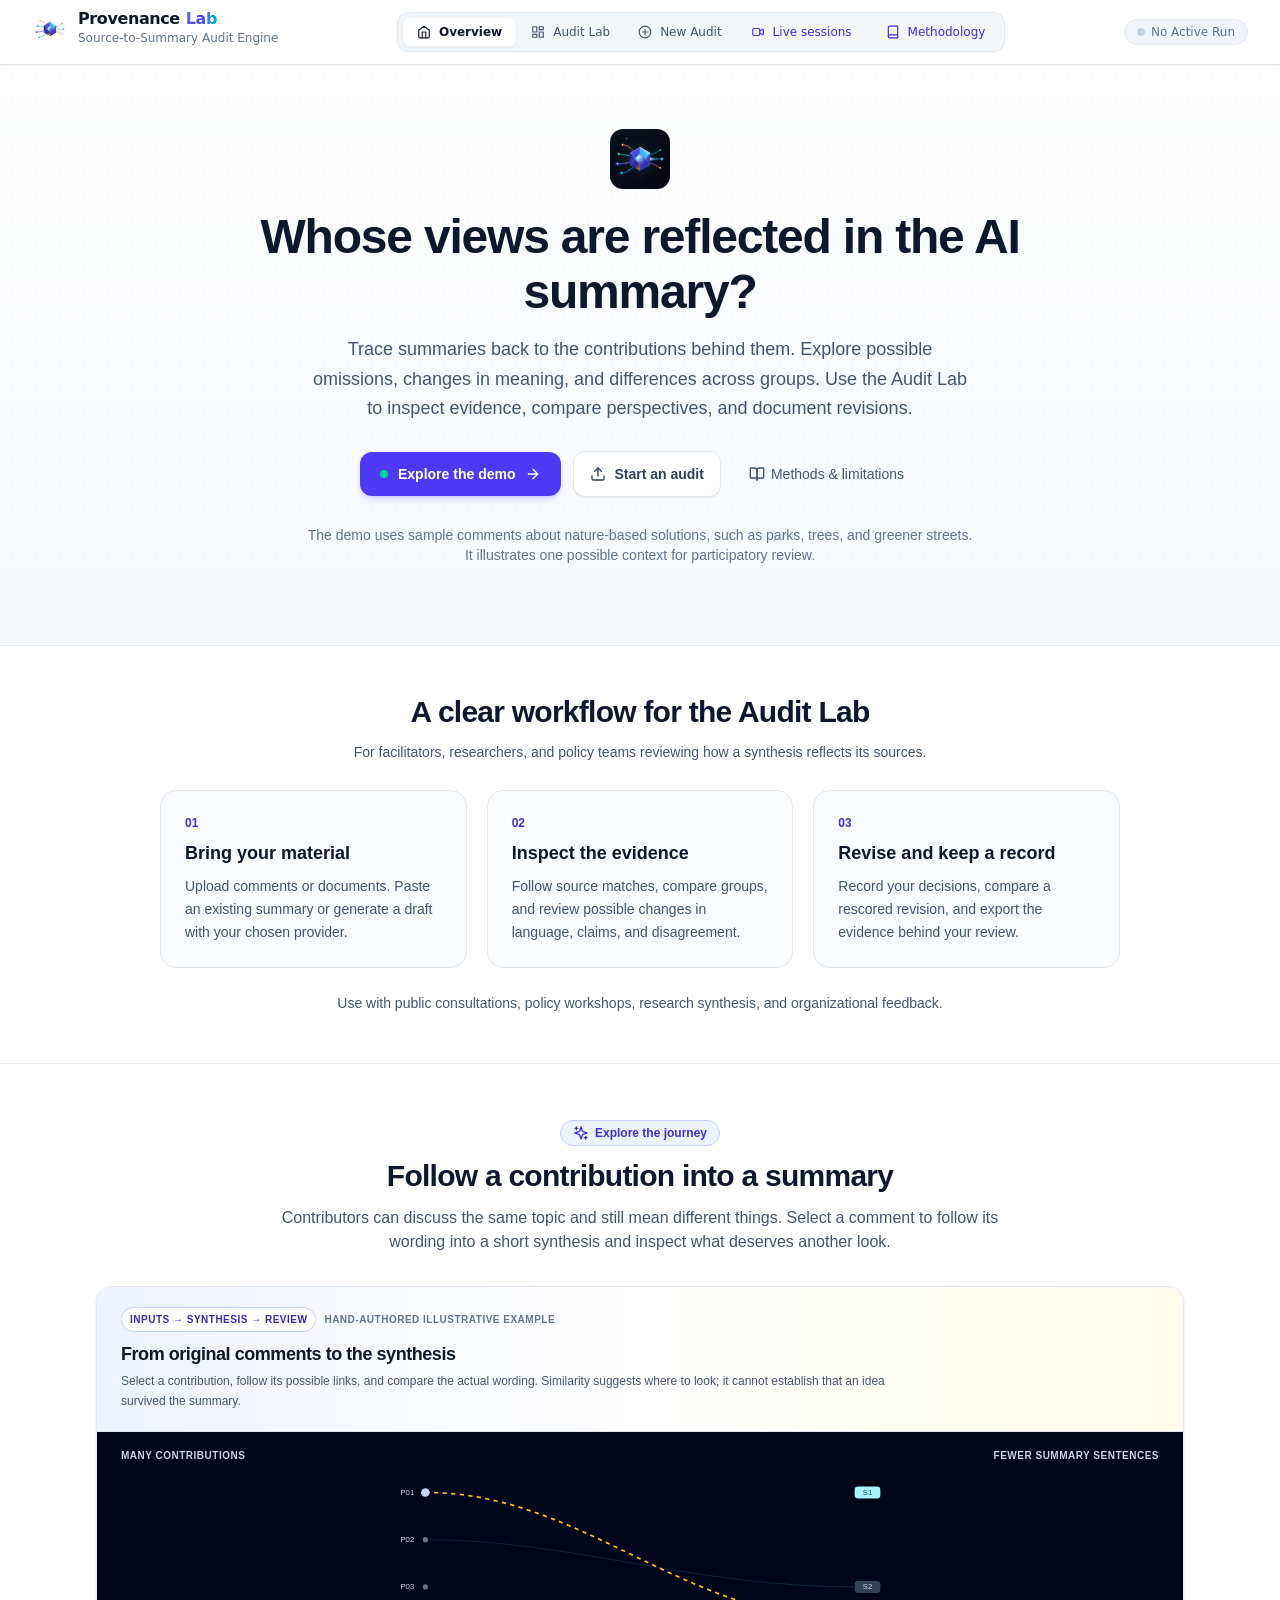
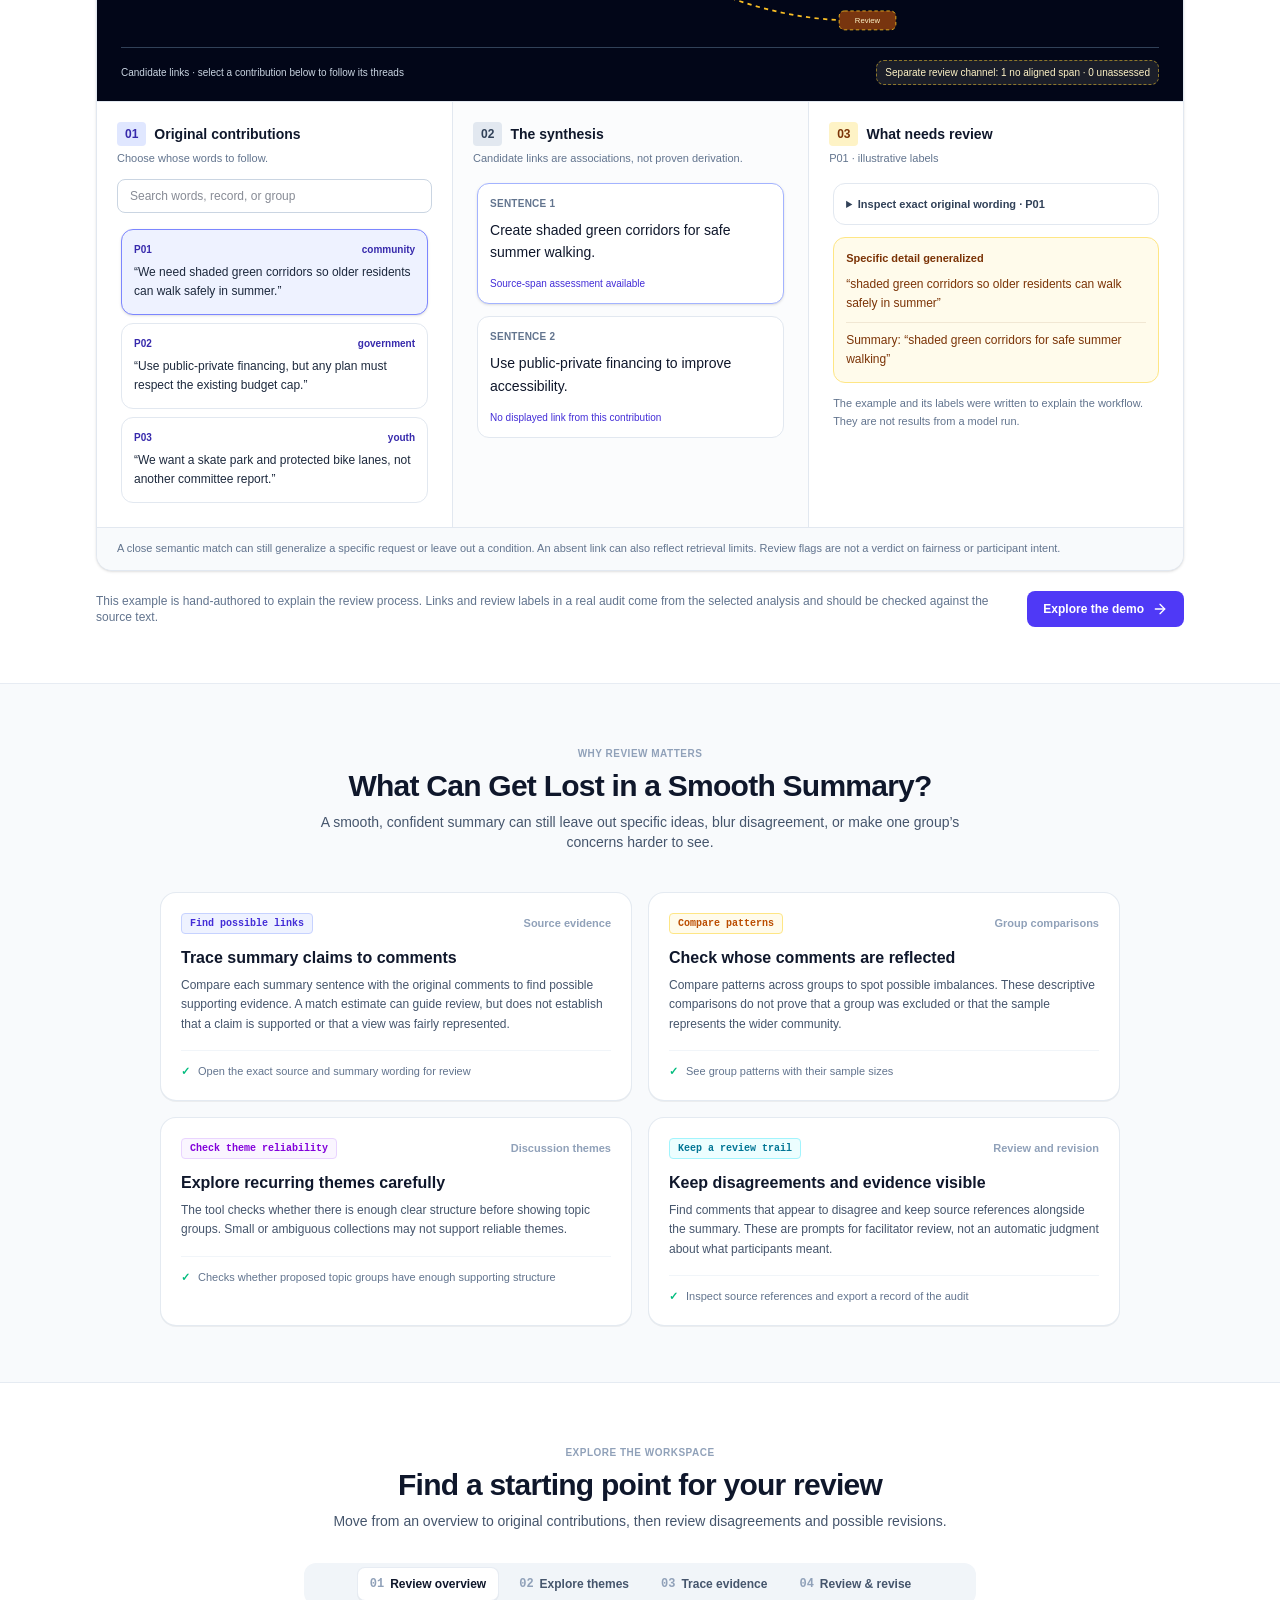
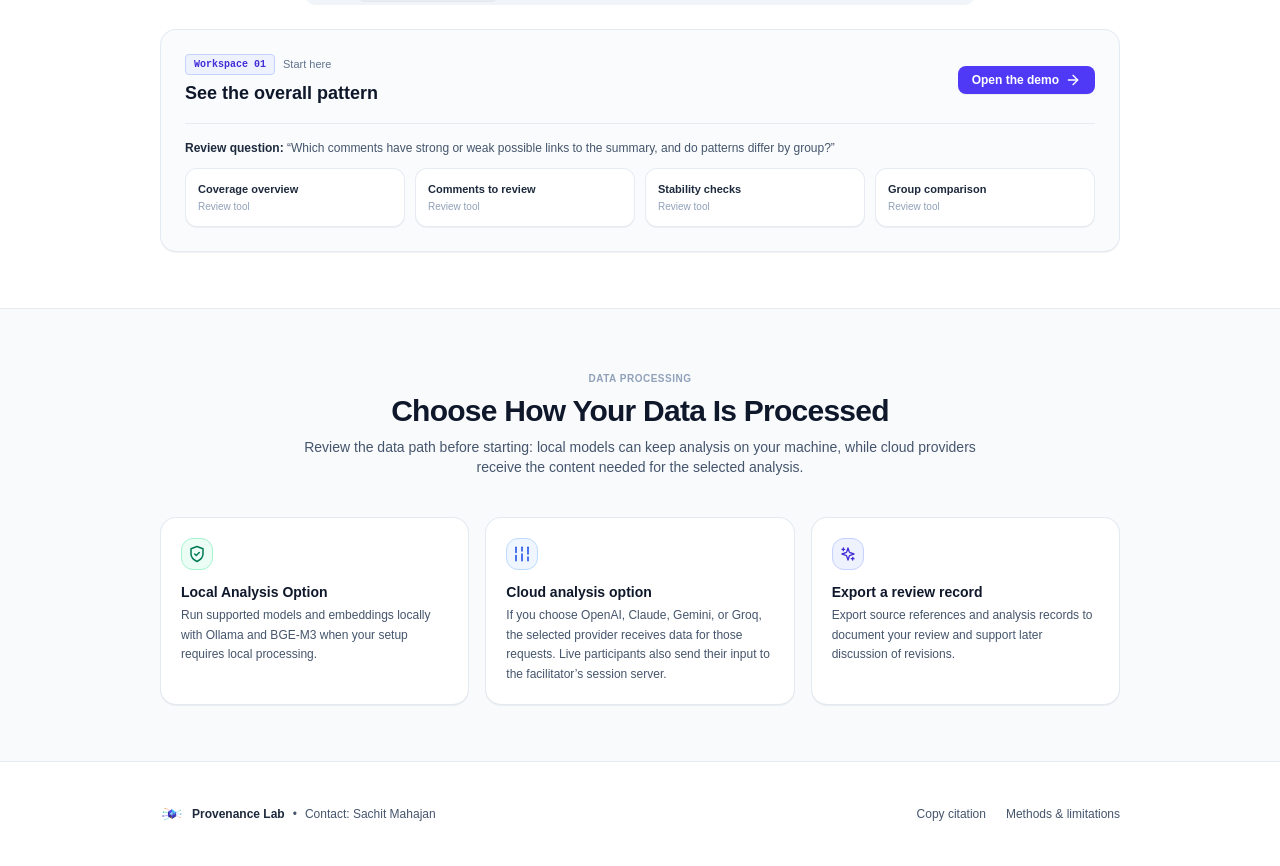
<file: apps/provenance-lab/index.html>
<!DOCTYPE html>
<html lang="en">
  <head>
    <meta charset="utf-8" />
    <meta name="viewport" content="width=device-width, initial-scale=1" />
    <title>Provenance Lab — Source-to-Summary Representation & Alignment Audit</title>
    <link rel="icon" href="/apps/provenance-lab/logo-new.svg" type="image/svg+xml" />
    <style>
      body {
        background-color: #f8fafc;
        font-family: 'Inter', system-ui, -apple-system, sans-serif;
      }
      /* Custom scrollbar for dashboards */
      ::-webkit-scrollbar {
        width: 8px;
        height: 8px;
      }
      ::-webkit-scrollbar-track {
        background: #f1f5f9;
      }
      ::-webkit-scrollbar-thumb {
        background: #cbd5e1;
        border-radius: 4px;
      }
      ::-webkit-scrollbar-thumb:hover {
        background: #94a3b8;
      }
    </style>
    <script type="module" crossorigin src="/apps/provenance-lab/assets/index--02cuo8k.js"></script>
    <link rel="modulepreload" crossorigin href="/apps/provenance-lab/assets/react-vendor-XotZlqrd.js">
    <link rel="modulepreload" crossorigin href="/apps/provenance-lab/assets/google-ai-D92hD_zm.js">
    <link rel="modulepreload" crossorigin href="/apps/provenance-lab/assets/charts-s6d1XQ6d.js">
    <link rel="stylesheet" crossorigin href="/apps/provenance-lab/assets/index-rIOSE_XV.css">
  </head>
  <body>
    <div id="root"></div>
</body>
</html>
</file>
